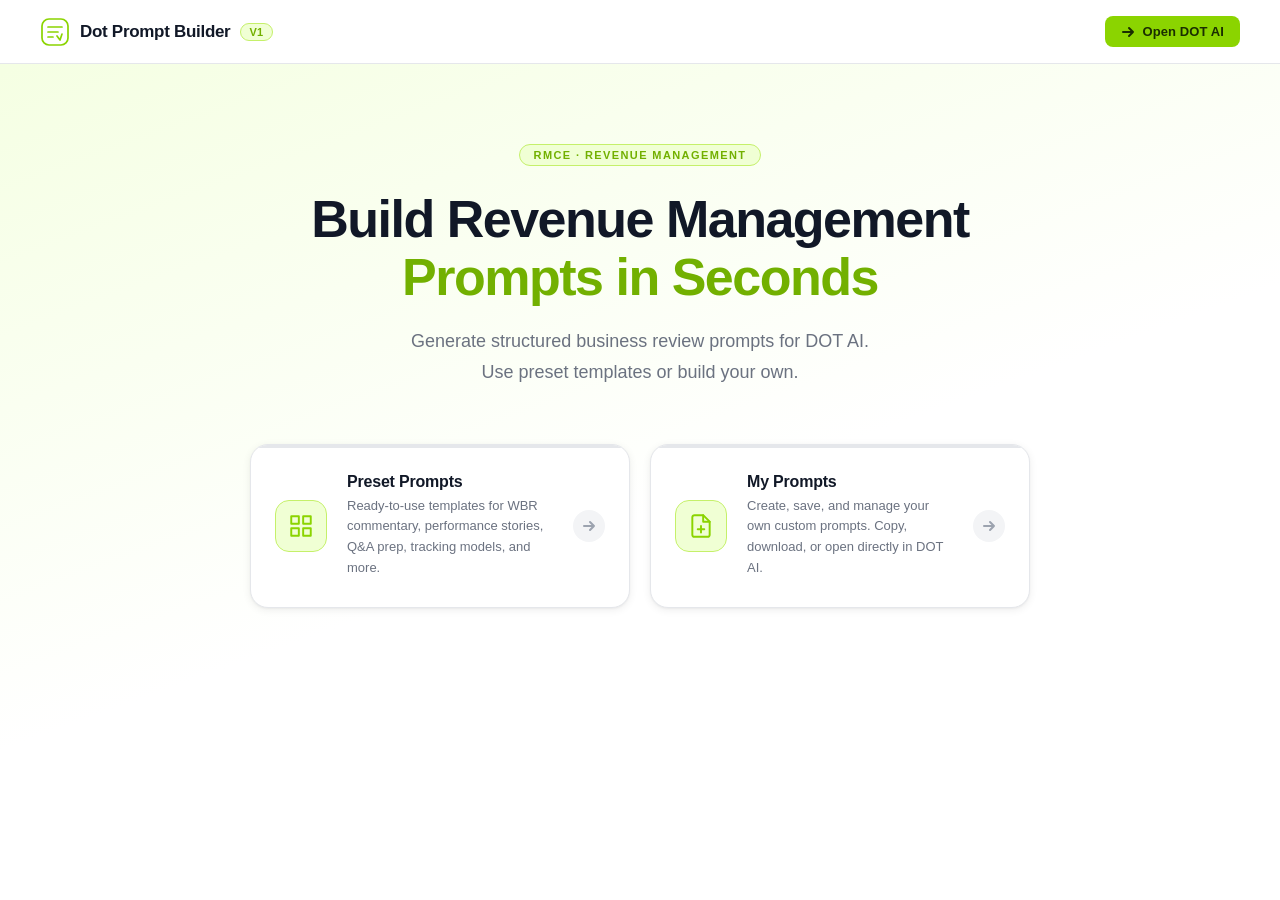
<file: index.html>
<!DOCTYPE html>
<html lang="en">
<head>
<meta charset="UTF-8">
<meta name="viewport" content="width=device-width, initial-scale=1.0">
<title>Dot Prompt Builder</title>
<link rel="icon" type="image/png" href="source/images.png">
<link rel="stylesheet" href="css/styles.css">
</head>
<body class="landing-body">

<!-- NAV -->
<nav>
  <div style="display:flex;align-items:center;gap:12px;">
    <a class="nav-brand" href="index.html">
      <svg class="nav-logo" viewBox="0 0 30 30" fill="none">
        <rect x="2" y="2" width="26" height="26" rx="7" stroke="#8BD400" stroke-width="1.7"/>
        <line x1="8" y1="10" x2="22" y2="10" stroke="#8BD400" stroke-width="1.7" stroke-linecap="round"/>
        <line x1="8" y1="15" x2="18" y2="15" stroke="#8BD400" stroke-width="1.7" stroke-linecap="round"/>
        <line x1="8" y1="20" x2="13" y2="20" stroke="#8BD400" stroke-width="1.7" stroke-linecap="round"/>
        <polyline points="17,19 20,23 22,17" stroke="#8BD400" stroke-width="1.7" stroke-linecap="round" stroke-linejoin="round" fill="none"/>
      </svg>
      <span class="nav-brand-text">Dot Prompt Builder</span>
      <span class="v1-badge">V1</span>
    </a>
  </div>
  <div class="nav-right">
    <a class="btn-dotai-nav" href="https://eu.getdot.ai" target="_blank" rel="noopener">
      <svg class="icon" viewBox="0 0 14 14"><path d="M2 7h10M8 3l4 4-4 4"/></svg>
      Open DOT AI
    </a>
  </div>
</nav>

<!-- LANDING HERO -->
<section class="landing-hero">
  <div class="landing-badge">RMCE · Revenue Management</div>
  <h1 class="landing-title">Build Revenue Management<br><span>Prompts in Seconds</span></h1>
  <p class="landing-sub">Generate structured business review prompts for DOT AI.<br>Use preset templates or build your own.</p>

  <div class="landing-cards">
    <a class="landing-card" href="preset-prompts.html">
      <div class="landing-card-icon">
        <svg viewBox="0 0 24 24" fill="none" stroke="#8BD400" stroke-width="1.8" stroke-linecap="round" stroke-linejoin="round">
          <rect x="3" y="3" width="7" height="7"/><rect x="14" y="3" width="7" height="7"/>
          <rect x="3" y="14" width="7" height="7"/><rect x="14" y="14" width="7" height="7"/>
        </svg>
      </div>
      <div class="landing-card-body">
        <div class="landing-card-title">Preset Prompts</div>
        <div class="landing-card-desc">Ready-to-use templates for WBR commentary, performance stories, Q&amp;A prep, tracking models, and more.</div>
      </div>
      <div class="landing-card-arrow">
        <svg viewBox="0 0 16 16" fill="none" stroke="currentColor" stroke-width="2" stroke-linecap="round" stroke-linejoin="round">
          <path d="M3 8h10M9 4l4 4-4 4"/>
        </svg>
      </div>
    </a>

    <a class="landing-card" href="my-prompts.html">
      <div class="landing-card-icon">
        <svg viewBox="0 0 24 24" fill="none" stroke="#8BD400" stroke-width="1.8" stroke-linecap="round" stroke-linejoin="round">
          <path d="M14 2H6a2 2 0 0 0-2 2v16a2 2 0 0 0 2 2h12a2 2 0 0 0 2-2V8z"/>
          <polyline points="14 2 14 8 20 8"/>
          <line x1="12" y1="18" x2="12" y2="12"/><line x1="9" y1="15" x2="15" y2="15"/>
        </svg>
      </div>
      <div class="landing-card-body">
        <div class="landing-card-title">My Prompts</div>
        <div class="landing-card-desc">Create, save, and manage your own custom prompts. Copy, download, or open directly in DOT AI.</div>
      </div>
      <div class="landing-card-arrow">
        <svg viewBox="0 0 16 16" fill="none" stroke="currentColor" stroke-width="2" stroke-linecap="round" stroke-linejoin="round">
          <path d="M3 8h10M9 4l4 4-4 4"/>
        </svg>
      </div>
    </a>
  </div>
</section>


</body>
</html>
</file>
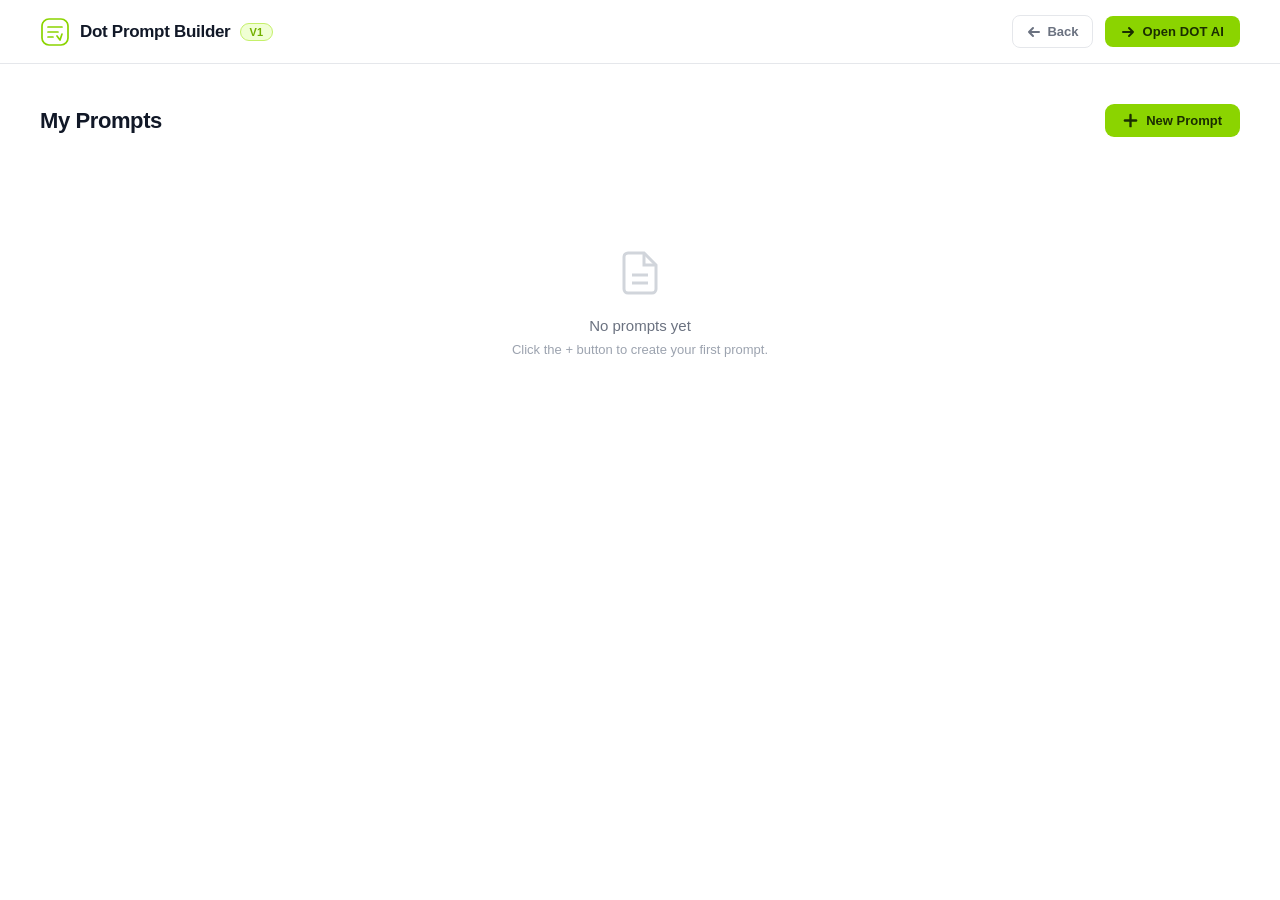
<file: my-prompts.html>
<!DOCTYPE html>
<html lang="en">
<head>
<meta charset="UTF-8">
<meta name="viewport" content="width=device-width, initial-scale=1.0">
<title>My Prompts — Dot Prompt Builder</title>
<link rel="icon" type="image/png" href="source/images.png">
<link rel="stylesheet" href="css/styles.css">
</head>
<body>

<!-- NAV -->
<nav>
  <div style="display:flex;align-items:center;gap:12px;">
    <a class="nav-brand" href="index.html">
      <svg class="nav-logo" viewBox="0 0 30 30" fill="none">
        <rect x="2" y="2" width="26" height="26" rx="7" stroke="#8BD400" stroke-width="1.7"/>
        <line x1="8" y1="10" x2="22" y2="10" stroke="#8BD400" stroke-width="1.7" stroke-linecap="round"/>
        <line x1="8" y1="15" x2="18" y2="15" stroke="#8BD400" stroke-width="1.7" stroke-linecap="round"/>
        <line x1="8" y1="20" x2="13" y2="20" stroke="#8BD400" stroke-width="1.7" stroke-linecap="round"/>
        <polyline points="17,19 20,23 22,17" stroke="#8BD400" stroke-width="1.7" stroke-linecap="round" stroke-linejoin="round" fill="none"/>
      </svg>
      <span class="nav-brand-text">Dot Prompt Builder</span>
      <span class="v1-badge">V1</span>
    </a>
  </div>
  <div class="nav-right">
    <a class="btn-back-nav" href="index.html">
      <svg viewBox="0 0 14 14" fill="none" stroke="currentColor" stroke-width="2" stroke-linecap="round" stroke-linejoin="round"><path d="M12 7H2M6 3L2 7l4 4"/></svg>
      Back
    </a>
    <a class="btn-dotai-nav" href="https://eu.getdot.ai" target="_blank" rel="noopener">
      <svg class="icon" viewBox="0 0 14 14"><path d="M2 7h10M8 3l4 4-4 4"/></svg>
      Open DOT AI
    </a>
  </div>
</nav>

<!-- MY PROMPTS CONTENT -->
<div id="my-prompts-app"></div>

<!-- CREATE MY PROMPT MODAL -->
<div class="create-prompt-overlay" id="create-prompt-overlay">
  <div class="create-prompt-modal" id="create-prompt-modal">
    <div class="modal-header">
      <div class="modal-header-top">
        <div class="modal-title">Create Prompt</div>
        <button class="modal-close" onclick="closeCreatePrompt()" aria-label="Close">&#x2715;</button>
      </div>
    </div>
    <div class="modal-body">
      <div class="field-group">
        <div class="field-label">Heading *</div>
        <input type="text" id="cp-heading" placeholder="e.g. My Q3 Pricing Analysis">
        <div class="create-error" id="cp-heading-err">Heading is required.</div>
      </div>
      <div class="field-group">
        <div class="field-label">Category *</div>
        <select id="cp-category">
          <option value="" disabled selected>Select a category…</option>
          <option value="Presentations &amp; Meetings">Presentations &amp; Meetings</option>
          <option value="Analysis &amp; Deep Dive">Analysis &amp; Deep Dive</option>
          <option value="Training Guide">Training Guide</option>
        </select>
        <div class="create-error" id="cp-category-err">Please select a category.</div>
      </div>
      <div class="field-group">
        <div class="field-label">Prompt Text *</div>
        <textarea id="cp-text" placeholder="Paste or type your prompt here…"></textarea>
        <div class="create-error" id="cp-text-err">Prompt text is required.</div>
      </div>
    </div>
    <div class="modal-footer">
      <button class="btn-cancel" onclick="closeCreatePrompt()">Cancel</button>
      <button class="btn-save-prompt" onclick="saveMyPrompt()">Save Prompt</button>
    </div>
  </div>
</div>

<!-- VIEW MY PROMPT MODAL -->
<div class="view-my-prompt-overlay" id="view-my-prompt-overlay">
  <div class="view-my-prompt-modal" id="view-my-prompt-modal">
    <div class="modal-header">
      <div class="modal-header-top">
        <div class="modal-title" id="vmp-title"></div>
        <button class="modal-close" onclick="closeViewMyPrompt()" aria-label="Close">&#x2715;</button>
      </div>
    </div>
    <div class="modal-body" id="vmp-body"></div>
  </div>
</div>

<!-- TOAST -->
<div class="toast" id="toast"></div>


<script src="js/my-prompts.js"></script>
</body>
</html>
</file>
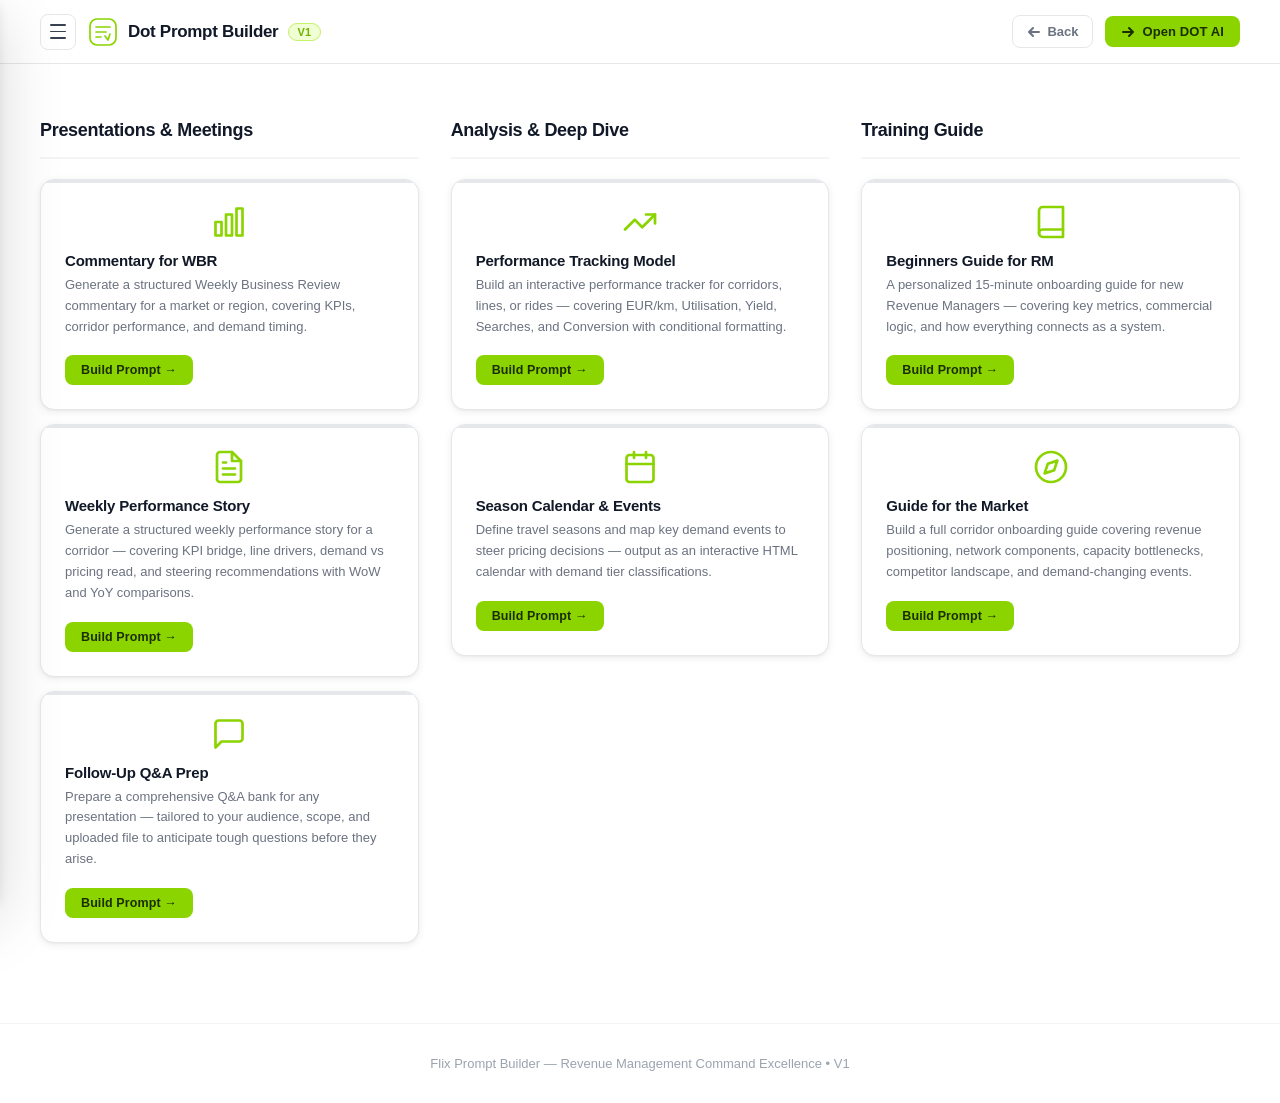
<file: preset-prompts.html>
<!DOCTYPE html>
<html lang="en">
<head>
<meta charset="UTF-8">
<meta name="viewport" content="width=device-width, initial-scale=1.0">
<title>Preset Prompts — Dot Prompt Builder</title>
<link rel="icon" type="image/png" href="source/images.png">
<link rel="stylesheet" href="css/styles.css">
</head>
<body>

<!-- SIDEBAR BACKDROP -->
<div class="sidebar-backdrop" id="sidebar-backdrop" onclick="closeSidebar()"></div>

<!-- SIDEBAR -->
<aside class="sidebar" id="sidebar">
  <div class="sidebar-head">
    <a class="sidebar-brand" href="index.html">
      <svg class="sidebar-brand-logo" viewBox="0 0 30 30" fill="none">
        <rect x="2" y="2" width="26" height="26" rx="7" stroke="#8BD400" stroke-width="1.7"/>
        <line x1="8" y1="10" x2="22" y2="10" stroke="#8BD400" stroke-width="1.7" stroke-linecap="round"/>
        <line x1="8" y1="15" x2="18" y2="15" stroke="#8BD400" stroke-width="1.7" stroke-linecap="round"/>
        <line x1="8" y1="20" x2="13" y2="20" stroke="#8BD400" stroke-width="1.7" stroke-linecap="round"/>
        <polyline points="17,19 20,23 22,17" stroke="#8BD400" stroke-width="1.7" stroke-linecap="round" stroke-linejoin="round" fill="none"/>
      </svg>
      <span class="sidebar-brand-text">Prompt Builder</span>
    </a>
    <button class="btn-sidebar-close" onclick="closeSidebar()" aria-label="Close sidebar">&#x2715;</button>
  </div>
  <div class="sidebar-actions">
    <button class="btn-new-prompt" onclick="closeSidebar()">
      <svg viewBox="0 0 16 16"><line x1="8" y1="2" x2="8" y2="14"/><line x1="2" y1="8" x2="14" y2="8"/></svg>
      New Prompt
    </button>
  </div>
  <div class="sidebar-body">
    <div id="sidebar-list"><div class="sidebar-empty">No prompts yet</div></div>
  </div>
  <div class="sidebar-foot">
    <div class="sidebar-profile">
      <div class="sidebar-avatar">
        <svg viewBox="0 0 16 16"><circle cx="8" cy="5.5" r="2.5"/><path d="M2 14c0-3.3 2.7-6 6-6s6 2.7 6 6"/></svg>
      </div>
      <div class="sidebar-profile-info">
        <div class="sidebar-profile-name">RM Team</div>
        <div class="sidebar-profile-role">RMCE · V1</div>
      </div>
    </div>
  </div>
</aside>

<!-- NAV -->
<nav>
  <div style="display:flex;align-items:center;gap:12px;">
    <button class="btn-menu" id="btn-menu" aria-label="Open menu" onclick="openSidebar()">
      <span></span><span></span><span></span>
    </button>
    <a class="nav-brand" href="index.html">
      <svg class="nav-logo" viewBox="0 0 30 30" fill="none">
        <rect x="2" y="2" width="26" height="26" rx="7" stroke="#8BD400" stroke-width="1.7"/>
        <line x1="8" y1="10" x2="22" y2="10" stroke="#8BD400" stroke-width="1.7" stroke-linecap="round"/>
        <line x1="8" y1="15" x2="18" y2="15" stroke="#8BD400" stroke-width="1.7" stroke-linecap="round"/>
        <line x1="8" y1="20" x2="13" y2="20" stroke="#8BD400" stroke-width="1.7" stroke-linecap="round"/>
        <polyline points="17,19 20,23 22,17" stroke="#8BD400" stroke-width="1.7" stroke-linecap="round" stroke-linejoin="round" fill="none"/>
      </svg>
      <span class="nav-brand-text">Dot Prompt Builder</span>
      <span class="v1-badge">V1</span>
    </a>
  </div>
  <div class="nav-right">
    <a class="btn-back-nav" href="index.html">
      <svg viewBox="0 0 14 14" fill="none" stroke="currentColor" stroke-width="2" stroke-linecap="round" stroke-linejoin="round"><path d="M12 7H2M6 3L2 7l4 4"/></svg>
      Back
    </a>
    <a class="btn-dotai-nav" href="https://eu.getdot.ai" target="_blank" rel="noopener">
      <svg class="icon" viewBox="0 0 14 14"><path d="M2 7h10M8 3l4 4-4 4"/></svg>
      Open DOT AI
    </a>
  </div>
</nav>

<!-- MAIN -->
<main id="app"></main>

<!-- MODAL -->
<div class="overlay" id="overlay" role="dialog" aria-modal="true">
  <div class="modal" id="modal">
    <div class="modal-header">
      <div class="modal-header-top">
        <div class="modal-title" id="modal-title"></div>
        <button class="modal-close" id="modal-close" aria-label="Close">&#x2715;</button>
      </div>
      <div class="progress-dots" id="progress-dots"></div>
    </div>
    <div class="modal-body" id="modal-body"></div>
    <div class="modal-footer">
      <div class="footer-left">
        <button class="btn-cancel" id="btn-cancel">Cancel</button>
      </div>
      <div class="footer-right">
        <button class="btn-prev" id="btn-prev">&#x2190; Previous</button>
        <button class="btn-next" id="btn-next">Next &#x2192;</button>
      </div>
    </div>
  </div>
</div>

<!-- TOAST -->
<div class="toast" id="toast"></div>

<footer>Flix Prompt Builder &mdash; Revenue Management Command Excellence &bull; V1</footer>

<script src="js/app.js"></script>
</body>
</html>
</file>
<file: css/styles.css>
*, *::before, *::after { box-sizing: border-box; margin: 0; padding: 0; }

:root {
  --green: #8BD400;
  --green-dark: #72b000;
  --green-light: #f0ffd4;
  --gray-50: #f9fafb;
  --gray-100: #f3f4f6;
  --gray-200: #e5e7eb;
  --gray-300: #d1d5db;
  --gray-400: #9ca3af;
  --gray-500: #6b7280;
  --gray-700: #374151;
  --gray-900: #111827;
  --radius: 14px;
  --shadow: 0 2px 8px rgba(0,0,0,0.07), 0 1px 2px rgba(0,0,0,0.04);
  --shadow-md: 0 8px 24px rgba(0,0,0,0.10), 0 2px 6px rgba(0,0,0,0.05);
  --shadow-lg: 0 20px 60px rgba(0,0,0,0.15), 0 4px 12px rgba(0,0,0,0.08);
}

body { font-family: -apple-system, BlinkMacSystemFont, 'Segoe UI', sans-serif; background: #fff; color: var(--gray-900); min-height: 100vh; }

/* ── NAV ──────────────────────────────────────────────────── */
nav { display: flex; align-items: center; justify-content: space-between; padding: 0 40px; height: 64px; border-bottom: 1px solid var(--gray-200); background: #fff; position: sticky; top: 0; z-index: 100; }
.nav-brand { display: flex; align-items: center; gap: 10px; text-decoration: none; }
.nav-logo { width: 30px; height: 30px; }
.nav-brand-text { font-size: 17px; font-weight: 700; color: var(--gray-900); letter-spacing: -0.3px; }
.v1-badge { background: var(--green-light); color: var(--green-dark); font-size: 11px; font-weight: 700; padding: 2px 8px; border-radius: 20px; border: 1px solid #c5f06a; letter-spacing: 0.3px; }
.nav-right { display: flex; align-items: center; gap: 12px; }
.btn-back-nav { display: inline-flex; align-items: center; gap: 6px; background: none; color: var(--gray-500); font-size: 13px; font-weight: 600; padding: 8px 14px; border-radius: 8px; text-decoration: none; border: 1.5px solid var(--gray-200); transition: border-color 0.15s, color 0.15s, background 0.15s; }
.btn-back-nav:hover { border-color: var(--gray-400); color: var(--gray-900); background: var(--gray-50); }
.btn-back-nav svg { width: 14px; height: 14px; }
.btn-dotai-nav { display: inline-flex; align-items: center; gap: 7px; background: var(--green); color: #1a2e00; font-size: 13px; font-weight: 700; padding: 8px 16px; border-radius: 8px; text-decoration: none; transition: background 0.15s, transform 0.1s; letter-spacing: 0.1px; }
.btn-dotai-nav:hover { background: var(--green-dark); color: #fff; transform: scale(1.02); }
.btn-dotai-nav .icon { width: 14px; height: 14px; stroke: currentColor; fill: none; stroke-width: 2; stroke-linecap: round; stroke-linejoin: round; }

/* ── HERO ─────────────────────────────────────────────────── */
.hero { text-align: center; padding: 72px 40px 56px; background: linear-gradient(180deg, #f4ffe0 0%, #fff 100%); border-bottom: 1px solid var(--gray-100); }
.hero h1 { font-size: 42px; font-weight: 800; color: var(--gray-900); letter-spacing: -1px; line-height: 1.15; }
.hero h1 span { color: var(--green-dark); }
.hero p { margin-top: 14px; font-size: 18px; color: var(--gray-500); max-width: 500px; margin-left: auto; margin-right: auto; }

/* ── HAMBURGER ────────────────────────────────────────────── */
.btn-menu { width: 36px; height: 36px; display: flex; flex-direction: column; align-items: center; justify-content: center; gap: 5px; background: none; border: 1.5px solid var(--gray-200); border-radius: 8px; cursor: pointer; transition: border-color 0.15s, background 0.15s; flex-shrink: 0; }
.btn-menu:hover { border-color: var(--green); background: var(--green-light); }
.btn-menu span { display: block; width: 16px; height: 1.8px; background: var(--gray-700); border-radius: 2px; transition: background 0.15s; }
.btn-menu:hover span { background: var(--green-dark); }

/* ── SIDEBAR BACKDROP ─────────────────────────────────────── */
.sidebar-backdrop { position: fixed; inset: 0; background: rgba(0,0,0,0.3); backdrop-filter: blur(2px); z-index: 200; opacity: 0; pointer-events: none; transition: opacity 0.25s ease; }
.sidebar-backdrop.open { opacity: 1; pointer-events: all; }

/* ── SIDEBAR PANEL ────────────────────────────────────────── */
.sidebar { position: fixed; top: 0; left: 0; width: 272px; height: 100vh; background: #fff; border-right: 1px solid var(--gray-200); z-index: 300; display: flex; flex-direction: column; transform: translateX(-100%); transition: transform 0.28s cubic-bezier(0.4,0,0.2,1); box-shadow: var(--shadow-lg); }
.sidebar.open { transform: translateX(0); }

.sidebar-head { display: flex; align-items: center; justify-content: space-between; padding: 18px 16px 14px; border-bottom: 1px solid var(--gray-100); flex-shrink: 0; }
.sidebar-brand { display: flex; align-items: center; gap: 9px; text-decoration: none; }
.sidebar-brand-logo { width: 26px; height: 26px; }
.sidebar-brand-text { font-size: 15px; font-weight: 700; color: var(--gray-900); letter-spacing: -0.2px; }
.btn-sidebar-close { width: 30px; height: 30px; border-radius: 7px; border: 1px solid var(--gray-200); background: #fff; cursor: pointer; display: flex; align-items: center; justify-content: center; color: var(--gray-400); font-size: 16px; transition: background 0.15s, color 0.15s; }
.btn-sidebar-close:hover { background: var(--gray-100); color: var(--gray-700); }

.sidebar-actions { padding: 14px 12px 10px; flex-shrink: 0; }
.btn-new-prompt { display: flex; align-items: center; gap: 8px; width: 100%; padding: 9px 14px; background: var(--green); color: #1a2e00; font-size: 13px; font-weight: 700; border: none; border-radius: 9px; cursor: pointer; transition: background 0.15s; letter-spacing: 0.1px; }
.btn-new-prompt:hover { background: var(--green-dark); color: #fff; }
.btn-new-prompt svg { width: 15px; height: 15px; stroke: currentColor; fill: none; stroke-width: 2.2; stroke-linecap: round; stroke-linejoin: round; flex-shrink: 0; }

.sidebar-body { flex: 1; overflow-y: auto; padding: 6px 12px 8px; scrollbar-width: thin; scrollbar-color: var(--gray-200) transparent; }
.sidebar-body::-webkit-scrollbar { width: 3px; }
.sidebar-body::-webkit-scrollbar-thumb { background: var(--gray-200); border-radius: 3px; }
.sidebar-section-label { font-size: 10.5px; font-weight: 700; text-transform: uppercase; letter-spacing: 1px; color: var(--gray-400); padding: 8px 8px 6px; }
.sidebar-empty { font-size: 12.5px; color: var(--gray-400); padding: 10px 8px; font-style: italic; }

.sidebar-item-wrap { display: flex; align-items: center; gap: 4px; }
.sidebar-item-wrap .sidebar-item { flex: 1; }
.btn-delete-history { flex-shrink: 0; width: 24px; height: 24px; border-radius: 6px; border: none; background: none; color: var(--gray-300); font-size: 12px; cursor: pointer; display: flex; align-items: center; justify-content: center; transition: background 0.12s, color 0.12s; opacity: 0; }
.sidebar-item-wrap:hover .btn-delete-history { opacity: 1; }
.btn-delete-history:hover { background: #fee2e2; color: #e53e3e; }

.sidebar-item { display: flex; align-items: center; gap: 10px; padding: 8px 8px; border-radius: 8px; cursor: pointer; transition: background 0.12s; text-align: left; width: 100%; border: none; background: none; font-family: inherit; }
.sidebar-item:hover { background: var(--gray-100); }
.sidebar-item.active { background: var(--green-light); }
.sidebar-item-icon { width: 32px; height: 32px; display: flex; align-items: center; justify-content: center; flex-shrink: 0; background: #fff; border: 1px solid var(--gray-200); border-radius: 7px; overflow: hidden; }
.sidebar-item.active .sidebar-item-icon { border-color: #c5f06a; background: var(--green-light); }
.sidebar-item-body { min-width: 0; flex: 1; }
.sidebar-item-title { font-size: 13px; font-weight: 600; color: var(--gray-900); white-space: nowrap; overflow: hidden; text-overflow: ellipsis; }
.sidebar-item-meta { font-size: 11px; color: var(--gray-400); margin-top: 1px; }
.sidebar-item.active .sidebar-item-title { color: var(--green-dark); }

.sidebar-foot { border-top: 1px solid var(--gray-100); padding: 12px; flex-shrink: 0; }
.sidebar-profile { display: flex; align-items: center; gap: 10px; padding: 8px 8px; border-radius: 8px; cursor: default; }
.sidebar-avatar { width: 32px; height: 32px; border-radius: 50%; background: var(--green-light); border: 1.5px solid #c5f06a; display: flex; align-items: center; justify-content: center; flex-shrink: 0; }
.sidebar-avatar svg { width: 16px; height: 16px; stroke: var(--green-dark); fill: none; stroke-width: 2; stroke-linecap: round; stroke-linejoin: round; }
.sidebar-profile-info { min-width: 0; flex: 1; }
.sidebar-profile-name { font-size: 13px; font-weight: 600; color: var(--gray-900); }
.sidebar-profile-role { font-size: 11px; color: var(--gray-400); }

/* ── MAIN ─────────────────────────────────────────────────── */
main { max-width: 1280px; margin: 0 auto; padding: 56px 40px 80px; }
.categories-wrapper { display: grid; grid-template-columns: repeat(3, 1fr); gap: 32px; align-items: start; }

/* ── CATEGORY ─────────────────────────────────────────────── */
.category-section { min-width: 0; }
.category-header { margin-bottom: 20px; padding-bottom: 16px; border-bottom: 2px solid var(--gray-100); }
.category-pill { display: inline-block; font-size: 10px; font-weight: 700; text-transform: uppercase; letter-spacing: 1.2px; color: var(--green-dark); background: var(--green-light); border: 1px solid #c5f06a; padding: 3px 10px; border-radius: 20px; margin-bottom: 6px; }
.category-title { font-size: 18px; font-weight: 700; color: var(--gray-900); letter-spacing: -0.3px; }
.cards-grid { display: flex; flex-direction: column; gap: 14px; }

/* ── CARD ─────────────────────────────────────────────────── */
.card { background: #fff; border: 1px solid var(--gray-200); border-radius: var(--radius); padding: 24px; box-shadow: var(--shadow); transition: transform 0.2s ease, box-shadow 0.2s ease, border-color 0.2s ease; position: relative; overflow: hidden; }
.card::before { content: ''; position: absolute; top: 0; left: 0; right: 0; height: 3px; background: var(--gray-200); transition: background 0.2s ease; }
.card.active:hover { transform: translateY(-3px); box-shadow: var(--shadow-md); border-color: #c5f06a; }
.card.active:hover::before { background: var(--green); }
.card.disabled { opacity: 0.55; }
.card-icon { font-size: 28px; margin-bottom: 12px; line-height: 1; display: flex; align-items: center; justify-content: center; }
.card-title { font-size: 15px; font-weight: 700; color: var(--gray-900); margin-bottom: 6px; letter-spacing: -0.2px; }
.card-desc { font-size: 13px; color: var(--gray-500); line-height: 1.6; margin-bottom: 18px; }
.btn-build { display: inline-flex; align-items: center; gap: 6px; background: var(--green); color: #1a2e00; font-size: 12.5px; font-weight: 700; padding: 8px 16px; border-radius: 8px; border: none; cursor: pointer; transition: background 0.15s ease, transform 0.1s ease; letter-spacing: 0.1px; }
.btn-build:hover { background: var(--green-dark); color: #fff; transform: scale(1.02); }
.btn-build:active { transform: scale(0.98); }
.btn-disabled { display: inline-flex; align-items: center; gap: 6px; background: var(--gray-100); color: var(--gray-400); font-size: 12.5px; font-weight: 600; padding: 8px 16px; border-radius: 8px; border: none; cursor: not-allowed; }

/* ── MODAL OVERLAY ────────────────────────────────────────── */
.overlay { position: fixed; inset: 0; background: rgba(0,0,0,0.45); backdrop-filter: blur(4px); z-index: 1000; display: flex; align-items: center; justify-content: center; padding: 20px; opacity: 0; pointer-events: none; transition: opacity 0.25s ease; }
.overlay.open { opacity: 1; pointer-events: all; }

/* ── MODAL ────────────────────────────────────────────────── */
.modal { background: #fff; border-radius: 20px; width: 100%; max-width: 560px; box-shadow: var(--shadow-lg); transform: scale(0.92) translateY(20px); transition: transform 0.3s cubic-bezier(0.34,1.56,0.64,1), opacity 0.25s ease; opacity: 0; display: flex; flex-direction: column; max-height: 90vh; }
.overlay.open .modal { transform: scale(1) translateY(0); opacity: 1; }
.modal-header { padding: 28px 28px 0; }
.modal-header-top { display: flex; align-items: flex-start; justify-content: space-between; gap: 12px; margin-bottom: 20px; }
.modal-title { font-size: 19px; font-weight: 800; color: var(--gray-900); letter-spacing: -0.3px; line-height: 1.3; }
.modal-close { width: 32px; height: 32px; border-radius: 8px; border: 1px solid var(--gray-200); background: #fff; cursor: pointer; display: flex; align-items: center; justify-content: center; color: var(--gray-500); font-size: 18px; flex-shrink: 0; transition: background 0.15s, color 0.15s; }
.modal-close:hover { background: var(--gray-100); color: var(--gray-900); }

/* ── PROGRESS DOTS ────────────────────────────────────────── */
.progress-dots { display: flex; align-items: center; gap: 6px; margin-bottom: 4px; }
.dot { width: 8px; height: 8px; border-radius: 50%; background: var(--gray-200); transition: background 0.2s ease, transform 0.2s ease; }
.dot.active { background: var(--green); transform: scale(1.3); }
.dot.done { background: var(--green-dark); }

/* ── MODAL BODY ───────────────────────────────────────────── */
.modal-body { padding: 24px 28px; flex: 1; overflow-y: auto; }
.step { display: none; animation: fadeSlide 0.22s ease; }
.step.visible { display: block; }
@keyframes fadeSlide { from { opacity: 0; transform: translateX(14px); } to { opacity: 1; transform: translateX(0); } }
.step-label { font-size: 12px; font-weight: 600; text-transform: uppercase; letter-spacing: 1px; color: var(--green-dark); margin-bottom: 6px; }
.step-question { font-size: 17px; font-weight: 700; color: var(--gray-900); margin-bottom: 4px; line-height: 1.4; }
.step-hint { font-size: 13px; color: var(--gray-400); margin-bottom: 16px; }
.step input, .step textarea { width: 100%; border: 1.5px solid var(--gray-200); border-radius: 10px; padding: 12px 14px; font-size: 14px; color: var(--gray-900); font-family: inherit; outline: none; transition: border-color 0.15s; resize: vertical; }
.step input:focus, .step textarea:focus { border-color: var(--green); box-shadow: 0 0 0 3px rgba(139,212,0,0.15); }
.step textarea { min-height: 90px; }
.optional-tag { display: inline-block; font-size: 11px; color: var(--gray-400); background: var(--gray-100); padding: 2px 8px; border-radius: 20px; margin-left: 8px; font-weight: 500; }
.error-msg { font-size: 12px; color: #e53e3e; margin-top: 6px; display: none; }
.error-msg.show { display: block; }

/* ── MODAL FOOTER ─────────────────────────────────────────── */
.modal-footer { padding: 16px 28px 24px; display: flex; align-items: center; justify-content: space-between; border-top: 1px solid var(--gray-100); gap: 10px; }
.footer-left { display: flex; gap: 8px; }
.footer-right { display: flex; gap: 8px; }
.btn-cancel { background: none; border: 1.5px solid var(--gray-200); color: var(--gray-500); font-size: 13px; font-weight: 600; padding: 9px 16px; border-radius: 8px; cursor: pointer; transition: all 0.15s; }
.btn-cancel:hover { border-color: var(--gray-400); color: var(--gray-700); }
.btn-prev { background: var(--gray-100); border: none; color: var(--gray-700); font-size: 13px; font-weight: 600; padding: 9px 16px; border-radius: 8px; cursor: pointer; transition: background 0.15s; display: none; }
.btn-prev:hover { background: var(--gray-200); }
.btn-next { background: var(--green); border: none; color: #1a2e00; font-size: 13px; font-weight: 700; padding: 9px 20px; border-radius: 8px; cursor: pointer; transition: background 0.15s, transform 0.1s; }
.btn-next:hover { background: var(--green-dark); color: #fff; }
.btn-next:active { transform: scale(0.97); }

/* ── OUTPUT STEP ──────────────────────────────────────────── */
.output-label { font-size: 12px; font-weight: 600; text-transform: uppercase; letter-spacing: 1px; color: var(--green-dark); margin-bottom: 10px; }
.output-area { background: #0f1117; color: #e2e8f0; font-family: 'SF Mono', 'Fira Code', 'Cascadia Code', monospace; font-size: 12.5px; line-height: 1.7; border-radius: 12px; padding: 18px; min-height: 220px; max-height: 320px; overflow-y: auto; white-space: pre-wrap; word-break: break-word; border: 1px solid #1e2130; }
.output-actions { display: flex; flex-wrap: wrap; gap: 8px; margin-top: 14px; }
.btn-copy { background: var(--green); border: none; color: #1a2e00; font-size: 13px; font-weight: 700; padding: 9px 18px; border-radius: 8px; cursor: pointer; transition: background 0.15s; }
.btn-copy:hover { background: var(--green-dark); color: #fff; }
.btn-dotai { background: #fff; border: 1.5px solid var(--gray-200); color: var(--gray-700); font-size: 13px; font-weight: 600; padding: 9px 18px; border-radius: 8px; cursor: pointer; transition: all 0.15s; text-decoration: none; display: inline-flex; align-items: center; gap: 6px; }
.btn-dotai:hover { border-color: var(--green); color: var(--green-dark); }
.btn-download { background: var(--gray-100); border: none; color: var(--gray-700); font-size: 13px; font-weight: 600; padding: 9px 18px; border-radius: 8px; cursor: pointer; transition: background 0.15s; }
.btn-download:hover { background: var(--gray-200); }
.btn-another { background: var(--gray-100); border: none; color: var(--gray-700); font-size: 13px; font-weight: 600; padding: 9px 18px; border-radius: 8px; cursor: pointer; transition: background 0.15s; }
.btn-another:hover { background: var(--gray-200); }

/* ── TOAST ────────────────────────────────────────────────── */
.toast { position: fixed; bottom: 32px; left: 50%; transform: translateX(-50%) translateY(20px); background: var(--gray-900); color: #fff; font-size: 14px; font-weight: 600; padding: 12px 22px; border-radius: 10px; z-index: 2000; opacity: 0; pointer-events: none; transition: opacity 0.2s ease, transform 0.2s ease; white-space: nowrap; }
.toast.show { opacity: 1; transform: translateX(-50%) translateY(0); }

/* ── PAGE SWITCHER BUTTONS ────────────────────────────────── */
.page-switcher { display: flex; justify-content: center; gap: 12px; padding: 28px 40px 32px; background: #fff; position: relative; }
.page-btn { position: relative; overflow: hidden; display: inline-flex; align-items: center; justify-content: center; text-decoration: none; padding: 11px 28px; font-size: 14px; font-weight: 700; border-radius: 10px; cursor: pointer; letter-spacing: 0.1px; transition: background 0.18s, color 0.18s, border-color 0.18s, transform 0.12s; outline: none; font-family: inherit; }
.page-btn:active { transform: scale(0.97); }
.page-btn--solid { background: var(--green); color: #1a2e00; border: 2px solid var(--green); }
.page-btn--solid:hover { background: var(--green-dark); border-color: var(--green-dark); color: #fff; }
.page-btn--outline { background: transparent; color: var(--gray-700); border: 2px solid var(--gray-300); }
.page-btn--outline:hover { border-color: var(--green); color: var(--green-dark); }
.page-btn.active.page-btn--solid { background: var(--green); border-color: var(--green); color: #1a2e00; }
.page-btn.active.page-btn--outline { background: var(--green); border-color: var(--green); color: #1a2e00; }
.page-btn.active.page-btn--outline:hover { background: var(--green-dark); border-color: var(--green-dark); color: #fff; }


/* ── MY PROMPTS ───────────────────────────────────────────── */
#my-prompts-app { max-width: 1280px; margin: 0 auto; padding: 40px 40px 80px; }
.my-prompts-header { display: flex; align-items: center; justify-content: space-between; margin-bottom: 32px; }
.my-prompts-title { font-size: 22px; font-weight: 800; color: var(--gray-900); letter-spacing: -0.4px; }
.btn-add-prompt { display: inline-flex; align-items: center; gap: 8px; background: var(--green); color: #1a2e00; font-size: 13px; font-weight: 700; padding: 9px 18px; border-radius: 9px; border: none; cursor: pointer; transition: background 0.15s, transform 0.1s; }
.btn-add-prompt:hover { background: var(--green-dark); color: #fff; transform: scale(1.02); }
.btn-add-prompt svg { width: 15px; height: 15px; stroke: currentColor; fill: none; stroke-width: 2.5; stroke-linecap: round; stroke-linejoin: round; }

.my-prompts-empty { text-align: center; padding: 80px 20px; color: var(--gray-400); }
.my-prompts-empty svg { width: 48px; height: 48px; stroke: var(--gray-300); fill: none; stroke-width: 1.5; margin-bottom: 16px; }
.my-prompts-empty p { font-size: 15px; font-weight: 500; margin-bottom: 6px; color: var(--gray-500); }
.my-prompts-empty span { font-size: 13px; }

.my-prompts-list { display: flex; flex-direction: column; gap: 10px; }
.my-prompt-row { display: flex; align-items: center; gap: 16px; background: #fff; border: 1px solid var(--gray-200); border-radius: var(--radius); padding: 18px 22px; box-shadow: var(--shadow); cursor: pointer; transition: transform 0.18s ease, box-shadow 0.18s ease, border-color 0.18s ease; position: relative; }
.my-prompt-row:hover { transform: translateY(-2px); box-shadow: var(--shadow-md); border-color: #c5f06a; }
.my-prompt-row-name { font-size: 15px; font-weight: 700; color: var(--gray-900); flex: 1; min-width: 0; white-space: nowrap; overflow: hidden; text-overflow: ellipsis; }
.my-prompt-row-cat { font-size: 11.5px; font-weight: 700; color: var(--green-dark); background: var(--green-light); border: 1px solid #c5f06a; padding: 3px 10px; border-radius: 20px; white-space: nowrap; flex-shrink: 0; }
.my-prompt-row-date { font-size: 12px; color: var(--gray-400); white-space: nowrap; flex-shrink: 0; width: 100px; text-align: right; }
.btn-delete-my-prompt { flex-shrink: 0; width: 28px; height: 28px; border-radius: 7px; border: none; background: none; color: var(--gray-300); font-size: 14px; cursor: pointer; display: flex; align-items: center; justify-content: center; transition: background 0.12s, color 0.12s; opacity: 0; }
.my-prompt-row:hover .btn-delete-my-prompt { opacity: 1; }
.btn-delete-my-prompt:hover { background: #fee2e2; color: #e53e3e; }

.my-prompts-filters { display: flex; align-items: center; gap: 10px; margin-bottom: 20px; flex-wrap: wrap; }
.mp-search-wrap { position: relative; flex: 1; min-width: 200px; }
.mp-search-wrap svg { position: absolute; left: 12px; top: 50%; transform: translateY(-50%); width: 15px; height: 15px; stroke: var(--gray-400); fill: none; stroke-width: 2; stroke-linecap: round; stroke-linejoin: round; pointer-events: none; }
.mp-search { width: 100%; padding: 9px 12px 9px 36px; border: 1.5px solid var(--green); border-radius: 10px; font-size: 13.5px; color: var(--gray-900); background: #fff; box-shadow: var(--shadow); outline: none; transition: border-color 0.15s, box-shadow 0.15s; box-sizing: border-box; }
.mp-search:focus { border-color: var(--green); box-shadow: 0 0 0 3px rgba(139,212,0,0.15); }
.mp-select { padding: 9px 32px 9px 13px; border: 1px solid var(--gray-200); border-radius: 10px; font-size: 13px; color: var(--gray-700); background: #fff url("data:image/svg+xml,%3Csvg xmlns='http://www.w3.org/2000/svg' width='12' height='12' viewBox='0 0 12 12'%3E%3Cpath d='M2 4l4 4 4-4' stroke='%236b7280' stroke-width='1.5' fill='none' stroke-linecap='round' stroke-linejoin='round'/%3E%3C/svg%3E") no-repeat right 10px center; appearance: none; -webkit-appearance: none; box-shadow: var(--shadow); outline: none; cursor: pointer; transition: border-color 0.15s; min-width: 160px; }
.mp-select:focus { border-color: var(--green); box-shadow: 0 0 0 3px rgba(139,212,0,0.15); }
.mp-clear { padding: 9px 14px; border: 1px solid var(--gray-200); border-radius: 10px; font-size: 12.5px; font-weight: 600; color: var(--gray-500); background: #fff; cursor: pointer; white-space: nowrap; box-shadow: var(--shadow); transition: background 0.12s, color 0.12s, border-color 0.12s; }
.mp-clear:hover { background: var(--gray-100); color: var(--gray-700); border-color: var(--gray-300); }
.mp-results-count { font-size: 12.5px; color: var(--gray-400); margin-bottom: 12px; }

/* ── CREATE PROMPT MODAL ──────────────────────────────────── */
.create-prompt-overlay { position: fixed; inset: 0; background: rgba(0,0,0,0.45); backdrop-filter: blur(4px); z-index: 1000; display: flex; align-items: center; justify-content: center; padding: 20px; opacity: 0; pointer-events: none; transition: opacity 0.25s ease; }
.create-prompt-overlay.open { opacity: 1; pointer-events: all; }
.create-prompt-modal { background: #fff; border-radius: 20px; width: 100%; max-width: 580px; box-shadow: var(--shadow-lg); transform: scale(0.92) translateY(20px); transition: transform 0.3s cubic-bezier(0.34,1.56,0.64,1), opacity 0.25s ease; opacity: 0; display: flex; flex-direction: column; max-height: 90vh; }
.create-prompt-overlay.open .create-prompt-modal { transform: scale(1) translateY(0); opacity: 1; }
.create-prompt-modal .modal-header { padding: 28px 28px 20px; border-bottom: 1px solid var(--gray-100); }
.create-prompt-modal .modal-body { padding: 24px 28px; flex: 1; overflow-y: auto; display: flex; flex-direction: column; gap: 18px; }
.create-prompt-modal .modal-footer { padding: 16px 28px 24px; display: flex; align-items: center; justify-content: flex-end; gap: 10px; border-top: 1px solid var(--gray-100); }
.field-label { font-size: 13px; font-weight: 600; color: var(--gray-700); margin-bottom: 6px; }
.field-group { display: flex; flex-direction: column; }
.create-prompt-modal input[type="text"], .create-prompt-modal select { width: 100%; border: 1.5px solid var(--gray-200); border-radius: 10px; padding: 11px 14px; font-size: 14px; color: var(--gray-900); font-family: inherit; outline: none; transition: border-color 0.15s; background: #fff; }
.create-prompt-modal input[type="text"]:focus, .create-prompt-modal select:focus { border-color: var(--green); box-shadow: 0 0 0 3px rgba(139,212,0,0.15); }
.create-prompt-modal textarea { width: 100%; border: 1.5px solid var(--gray-200); border-radius: 10px; padding: 12px 14px; font-size: 13.5px; color: var(--gray-900); font-family: 'SF Mono', 'Fira Code', monospace; outline: none; transition: border-color 0.15s; resize: vertical; min-height: 200px; line-height: 1.6; }
.create-prompt-modal textarea:focus { border-color: var(--green); box-shadow: 0 0 0 3px rgba(139,212,0,0.15); }
.btn-save-prompt { background: var(--green); border: none; color: #1a2e00; font-size: 13px; font-weight: 700; padding: 10px 22px; border-radius: 8px; cursor: pointer; transition: background 0.15s; }
.btn-save-prompt:hover { background: var(--green-dark); color: #fff; }
.create-error { font-size: 12px; color: #e53e3e; margin-top: 4px; display: none; }
.create-error.show { display: block; }

/* ── VIEW MY PROMPT MODAL ─────────────────────────────────── */
.view-my-prompt-overlay { position: fixed; inset: 0; background: rgba(0,0,0,0.45); backdrop-filter: blur(4px); z-index: 1000; display: flex; align-items: center; justify-content: center; padding: 20px; opacity: 0; pointer-events: none; transition: opacity 0.25s ease; }
.view-my-prompt-overlay.open { opacity: 1; pointer-events: all; }
.view-my-prompt-modal { background: #fff; border-radius: 20px; width: 100%; max-width: 560px; box-shadow: var(--shadow-lg); transform: scale(0.92) translateY(20px); transition: transform 0.3s cubic-bezier(0.34,1.56,0.64,1), opacity 0.25s ease; opacity: 0; display: flex; flex-direction: column; max-height: 90vh; }
.view-my-prompt-overlay.open .view-my-prompt-modal { transform: scale(1) translateY(0); opacity: 1; }

/* ── LANDING PAGE ─────────────────────────────────────────── */
.landing-body { background: linear-gradient(160deg, #f4ffe0 0%, #fff 55%); min-height: 100vh; }
.landing-hero { display: flex; flex-direction: column; align-items: center; text-align: center; padding: 80px 40px 100px; }
.landing-badge { display: inline-block; font-size: 11px; font-weight: 700; text-transform: uppercase; letter-spacing: 1.4px; color: var(--green-dark); background: var(--green-light); border: 1px solid #c5f06a; padding: 4px 14px; border-radius: 20px; margin-bottom: 24px; }
.landing-title { font-size: 52px; font-weight: 800; color: var(--gray-900); letter-spacing: -1.5px; line-height: 1.12; margin-bottom: 20px; }
.landing-title span { color: var(--green-dark); }
.landing-sub { font-size: 18px; color: var(--gray-500); line-height: 1.7; max-width: 480px; margin-bottom: 56px; }

.landing-cards { display: flex; gap: 20px; width: 100%; max-width: 780px; }
.landing-card { flex: 1; display: flex; align-items: center; gap: 20px; background: #fff; border: 1.5px solid var(--gray-200); border-radius: 18px; padding: 28px 24px; text-decoration: none; box-shadow: var(--shadow); transition: transform 0.2s ease, box-shadow 0.2s ease, border-color 0.2s ease; position: relative; overflow: hidden; }
.landing-card::before { content: ''; position: absolute; top: 0; left: 0; right: 0; height: 3px; background: var(--gray-200); transition: background 0.2s ease; }
.landing-card:hover { transform: translateY(-4px); box-shadow: var(--shadow-md); border-color: #c5f06a; }
.landing-card:hover::before { background: var(--green); }
.landing-card-icon { width: 52px; height: 52px; flex-shrink: 0; background: var(--green-light); border-radius: 14px; display: flex; align-items: center; justify-content: center; border: 1px solid #c5f06a; }
.landing-card-icon svg { width: 26px; height: 26px; }
.landing-card-body { flex: 1; text-align: left; }
.landing-card-title { font-size: 16px; font-weight: 800; color: var(--gray-900); margin-bottom: 5px; letter-spacing: -0.2px; }
.landing-card-desc { font-size: 13px; color: var(--gray-500); line-height: 1.6; }
.landing-card-arrow { flex-shrink: 0; width: 32px; height: 32px; border-radius: 50%; background: var(--gray-100); display: flex; align-items: center; justify-content: center; color: var(--gray-400); transition: background 0.15s, color 0.15s; }
.landing-card:hover .landing-card-arrow { background: var(--green); color: #1a2e00; }
.landing-card-arrow svg { width: 16px; height: 16px; }

/* ── FOOTER ───────────────────────────────────────────────── */
footer { text-align: center; padding: 32px; border-top: 1px solid var(--gray-100); color: var(--gray-400); font-size: 13px; }
</file>
